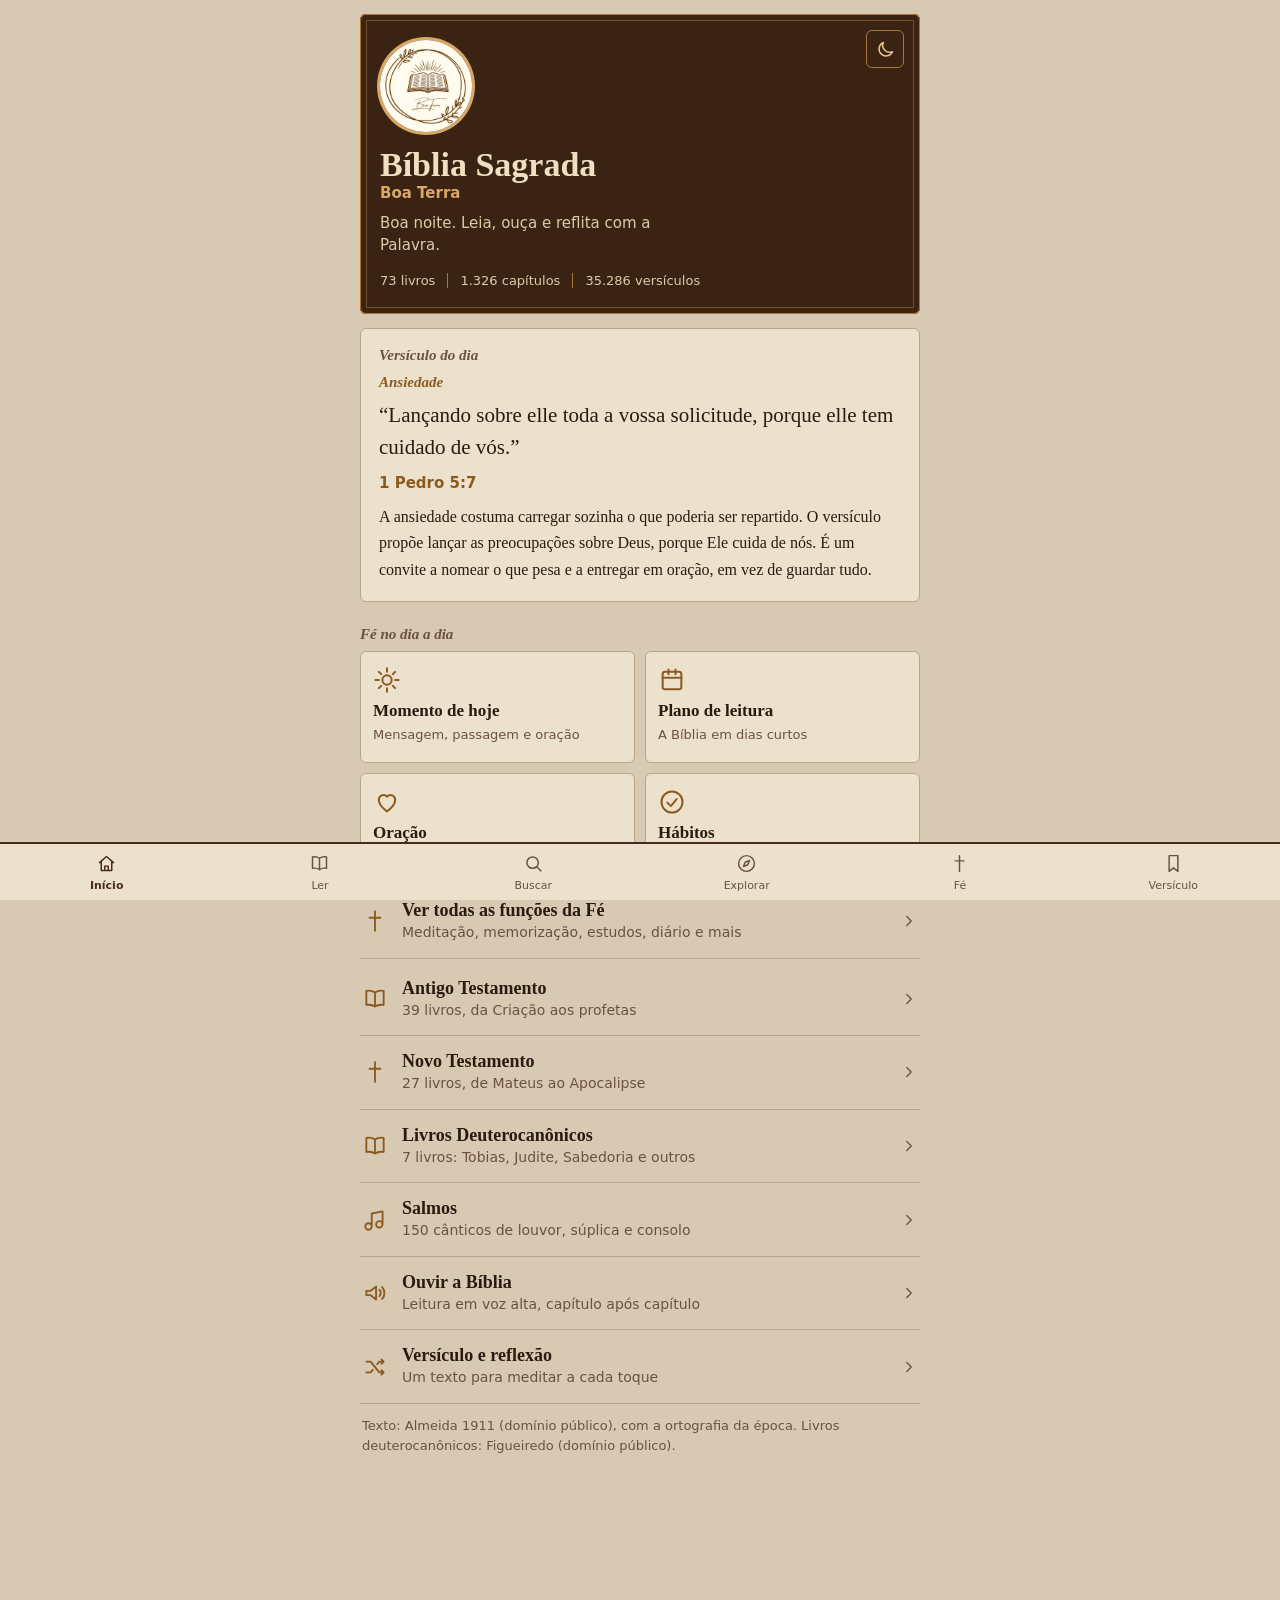
<file: biblia/index.html>
<!doctype html>
<html lang="pt-BR">
<head>
<meta charset="utf-8">
<meta name="viewport" content="width=device-width,initial-scale=1,viewport-fit=cover">
<title>Bíblia Sagrada – Boa Terra</title>
<link rel="manifest" href="/manifest.webmanifest">
<meta name="theme-color" content="#4a2b19">
<meta name="mobile-web-app-capable" content="yes"><meta name="apple-mobile-web-app-capable" content="yes">
<meta name="apple-mobile-web-app-title" content="Bíblia"><link rel="apple-touch-icon" href="/apple-touch-icon.png"><link rel="icon" href="/icon-192.png">
<link rel="stylesheet" href="css/app.css">
<link rel="stylesheet" href="css/instalar.css">
<script src="js/pwa-inicio.js"></script>
</head>
<body>
<main id="app"></main>
<nav>
<button data-a="tab" data-v="home"><i data-i="home"></i>Início</button>
<button data-a="tab" data-v="read"><i data-i="book"></i>Ler</button>
<button data-a="tab" data-v="search"><i data-i="search"></i>Buscar</button>
<button data-a="tab" data-v="explore"><i data-i="explore"></i>Explorar</button>
<button data-a="tab" data-v="fe"><i data-i="fe"></i>Fé</button>
<button data-a="tab" data-v="rand"><i data-i="mark"></i>Versículo</button>
</nav>

<script src="data/livros.js" defer></script>
<script src="data/biblia-almeida.js" defer></script>
<script src="data/versiculos.js" defer></script>
<script src="js/base.js" defer></script>
<script src="js/estado.js" defer></script>
<script src="js/voz.js" defer></script>
<script src="js/telas.js" defer></script>
<script src="js/conteudo.js" defer></script>
<script src="js/busca.js" defer></script>
<script src="js/fe-base.js" defer></script>
<script src="js/fe-planos.js" defer></script>
<script src="js/fe-habitos.js" defer></script>
<script src="js/fe-meditar.js" defer></script>
<script src="js/fe-oracao.js" defer></script>
<script src="js/fe-memorizar.js" defer></script>
<script src="js/fe-quiz.js" defer></script>
<script src="js/fe-infantil.js" defer></script>
<script src="js/fe-acoes.js" defer></script>
<script src="js/principal.js" defer></script>
<script src="js/instalar.js" defer></script>
</body>
</html>
</file>
<file: biblia/css/app.css>
:root{--bg:#d8c9b2;--card:#ece1cd;--ink:#2a1a10;--mut:#6b5240;--ac:#4a2b19;--on:#f3e6cc;--gold:#8c5a1f;--line:#b9a68a;color-scheme:light;box-sizing:border-box;padding-top:env(safe-area-inset-top,0px);padding-bottom:env(safe-area-inset-bottom,0px)}
@media (prefers-color-scheme:dark){:root:not([data-theme="light"]){--bg:#1e140e;--card:#2b1d14;--ink:#eadcc6;--mut:#b49b80;--ac:#c99a5b;--on:#1e140e;--gold:#c99a5b;--line:#4a3526;color-scheme:dark}}
:root[data-theme="dark"]{--bg:#1e140e;--card:#2b1d14;--ink:#eadcc6;--mut:#b49b80;--ac:#c99a5b;--on:#1e140e;--gold:#c99a5b;--line:#4a3526;color-scheme:dark}
html{background:var(--bg);scroll-padding-top:env(safe-area-inset-top,0px)}
body{margin:0;background:var(--bg);color:var(--ink);font-family:system-ui,-apple-system,"Segoe UI",Roboto,sans-serif;-webkit-tap-highlight-color:transparent}
button{font:inherit;cursor:pointer;color:inherit}
main{max-width:560px;margin:0 auto;padding:14px 16px 160px}
.hero{background:linear-gradient(150deg,#26336e,#10173a);color:#f3e6c4;border-radius:20px;padding:26px 20px;position:relative}
.hero h1{margin:0;font:700 34px/1.1 Georgia,"Times New Roman",serif}
.hero p{margin:8px 0 0;font-size:15px;line-height:1.45;color:#d9dcef;max-width:30ch}
.hero .sub{color:#e0b84f;font-weight:600;margin:0 0 6px;font-size:15px}
.theme{position:absolute;top:12px;right:12px;border:0;background:rgba(255,255,255,.14);border-radius:50%;width:40px;height:40px;font-size:18px}
.card{background:var(--card);border:1px solid var(--line);border-radius:16px;padding:18px;margin:14px 0}
.card h2{margin:0 0 10px;font-size:15px;color:var(--mut);font-weight:600}
.verse{font:italic 21px/1.55 Georgia,"Times New Roman",serif;margin:0 0 10px}
.big .verse{font-size:24px}
.ref{color:var(--gold);font-size:15px}
.row{display:flex;gap:10px;margin:14px 0}
.btn{flex:1;min-height:48px;border:0;border-radius:14px;padding:12px;font-size:16px;font-weight:600;background:var(--ac);color:var(--on)}
.btn.alt{background:var(--card);color:var(--ink);border:1px solid var(--line)}
.note{color:var(--mut);font-size:13px;line-height:1.5;margin:10px 2px}
.ttl{font:700 26px/1.2 Georgia,"Times New Roman",serif;margin:14px 0}
.seg{display:flex;background:var(--card);border:1px solid var(--line);border-radius:14px;padding:4px;margin-bottom:14px}
.seg button{flex:1;border:0;background:none;padding:11px 4px;border-radius:10px;font-weight:600;color:var(--mut)}
.seg button.on{background:var(--ac);color:var(--on)}
.item{display:flex;justify-content:space-between;align-items:center;width:100%;min-height:50px;padding:0 16px;margin-bottom:8px;background:var(--card);border:1px solid var(--line);border-radius:12px;font-size:17px;text-align:left}
.item span{color:var(--mut);font-size:13px}
.grid{display:grid;grid-template-columns:repeat(5,1fr);gap:8px}
.grid button{aspect-ratio:1;border:1px solid var(--line);background:var(--card);border-radius:12px;font-size:16px;font-weight:600}
.grid button.has{border-color:var(--gold);color:var(--gold)}
.bar{display:flex;justify-content:space-between;align-items:center;gap:8px}
.tools{display:flex;gap:6px}
.tools button,.ghost{min-height:40px;padding:0 12px;border:1px solid var(--line);background:var(--card);border-radius:10px;font-weight:600}
.v{margin:0 0 10px;padding:6px 8px;border-radius:10px;font:var(--fs,19px)/1.7 Georgia,"Times New Roman",serif}
.v.on{background:color-mix(in srgb,var(--gold) 24%,transparent)}
.v sup{color:var(--gold);font:700 .6em system-ui,sans-serif;margin-right:5px}
.empty p{margin:0;line-height:1.55;color:var(--mut)}
.fab{position:fixed;right:16px;bottom:calc(70px + env(safe-area-inset-bottom,0px));min-height:50px;border:0;border-radius:999px;padding:0 22px;background:var(--ac);color:var(--on);font-weight:700;font-size:16px;box-shadow:0 6px 18px rgba(0,0,0,.28);z-index:6}
nav{position:fixed;left:0;right:0;bottom:0;display:flex;background:var(--card);border-top:1px solid var(--line);padding-bottom:env(safe-area-inset-bottom,0px);z-index:5}
nav button{flex:1;border:0;background:none;padding:9px 0 8px;color:var(--mut);font-size:12px;display:grid;gap:2px;justify-items:center}
nav button i{font-style:normal;font-size:21px}
nav button.on{color:var(--ac);font-weight:700}
.toast{position:fixed;left:50%;bottom:calc(130px + env(safe-area-inset-bottom,0px));transform:translateX(-50%);background:var(--ink);color:var(--bg);padding:10px 16px;border-radius:999px;font-size:14px;z-index:9}
.hero{background:#3b2314;color:#f0dfc0;border-radius:6px;box-shadow:inset 0 0 0 1px #a8743a,inset 0 0 0 6px #3b2314,inset 0 0 0 7px #a8743a88}
.hero p{color:#dccbaa}.hero .sub{color:#d9a866}
.theme{background:none;border:1px solid #a8743a;border-radius:6px;color:#e8c48a;display:grid;place-items:center;top:16px;right:16px;width:38px;height:38px}
.ic{width:21px;height:21px;fill:none;stroke:currentColor;stroke-width:1.7;stroke-linecap:round;stroke-linejoin:round;flex:none}
.cross{display:block;width:30px;height:30px;margin:0 0 14px;color:#d9a866;stroke-width:1.8}
.card,.seg,.item,.grid button,.tools button,.ghost,.toast{border-radius:6px}
.seg button{border-radius:4px}
.card{box-shadow:none}
.card h2{font:italic 600 15px Georgia,"Times New Roman",serif}
.verse{font-style:normal}
.ttl{border-bottom:1px solid var(--line);padding-bottom:10px}
.btn{border-radius:6px;display:flex;align-items:center;justify-content:center;gap:8px}
.fab{border-radius:6px;box-shadow:0 3px 0 rgba(0,0,0,.28);display:flex;align-items:center;gap:8px}
nav{border-top:2px solid var(--ac)}
nav button i{display:grid;height:24px}
.flow{margin:6px 0 0;font:var(--fs,19px)/1.8 Georgia,"Times New Roman",serif;hyphens:auto;overflow-wrap:break-word}
.flow .v{display:block;margin:0 0 6px;padding:6px 8px;font:inherit;border-radius:8px}
.cn{float:left;font:700 3.1em/.82 Georgia,"Times New Roman",serif;color:var(--gold);margin:.1em .14em 0 0}
.pick{display:flex;align-items:center;gap:10px;width:100%;background:none;border:0;border-bottom:1px solid var(--line);padding:10px 0 12px;margin:12px 0 16px;font:700 28px Georgia,"Times New Roman",serif;text-align:left}
.pick b{color:var(--gold)}.pick .ic{margin-left:auto;color:var(--mut)}
.end{margin:30px 0 8px;padding-top:18px;border-top:1px solid var(--line);text-align:center}
.end p{font:italic 15px Georgia,"Times New Roman",serif;color:var(--mut);margin:0 0 14px}
.end .btn{width:100%;min-height:54px;font:600 18px Georgia,"Times New Roman",serif;margin-bottom:10px}
.end .ghost{width:100%}
.shade{position:fixed;inset:0;background:rgba(20,10,4,.55);z-index:20}
.sheet{position:fixed;left:0;right:0;bottom:0;max-width:560px;margin:0 auto;max-height:65vh;overflow:auto;background:var(--card);border-top:2px solid var(--ac);border-radius:10px 10px 0 0;padding:10px 18px calc(18px + env(safe-area-inset-bottom,0px));z-index:21}
.sheet h3{font:700 24px Georgia,"Times New Roman",serif;margin:6px 0 0}
.grab{width:40px;height:4px;border-radius:2px;background:var(--line);margin:0 auto 8px}
.chs{display:flex;flex-wrap:wrap}
.chs button{min-width:52px;height:46px;border:0;background:none;font:20px Georgia,"Times New Roman",serif;color:var(--ink)}
.chs button.cur{color:var(--gold);font-weight:700;text-decoration:underline;text-underline-offset:6px}
.stats{display:flex;margin-top:16px;font-size:13px;color:#dccbaa}
.stats span{padding:0 12px;border-left:1px solid #a8743a}.stats span:first-child{padding-left:0;border:0}
.tema{margin:0 0 8px;color:var(--gold);font:italic 600 15px Georgia,"Times New Roman",serif}
.refl{margin:12px 0 0;font:16px/1.65 Georgia,"Times New Roman",serif}
.card .ref{display:block}
.menu{margin:4px 0 12px}
.mrow{display:flex;align-items:center;gap:14px;width:100%;background:none;border:0;border-bottom:1px solid var(--line);padding:15px 2px;text-align:left}
.mrow>.ic:first-child{color:var(--gold);width:26px;height:26px}
.mrow>.ic:last-child{color:var(--mut);width:18px;height:18px}
.mrow span{flex:1}.mrow b{display:block;font:700 18px Georgia,"Times New Roman",serif}
.mrow small{display:block;margin-top:2px;color:var(--mut);font-size:14px;line-height:1.4}
.sbox{display:flex;align-items:center;gap:10px;background:var(--card);border:1px solid var(--line);border-radius:6px;padding:0 12px;margin:10px 0}
.sbox .ic{color:var(--mut)}
.sbox input{flex:1;min-width:0;border:0;background:none;color:var(--ink);font:18px Georgia,"Times New Roman",serif;padding:14px 0;outline:none}
.hit{display:block;width:100%;text-align:left;background:none;border:0;border-bottom:1px solid var(--line);padding:12px 2px}
.hit b{display:block;color:var(--gold);font:700 15px Georgia,"Times New Roman",serif;margin-bottom:3px}
.hit span{font:16px/1.55 Georgia,"Times New Roman",serif}
mark{background:color-mix(in srgb,var(--gold) 35%,transparent);color:inherit;border-radius:2px}
.v.hl{background:color-mix(in srgb,var(--gold) 24%,transparent)}
.bks{display:flex;flex-wrap:wrap;gap:6px;padding:4px 2px 14px}
.bks button{border:1px solid var(--line);background:var(--card);border-radius:6px;padding:9px 12px;font:16px Georgia,"Times New Roman",serif}
.sub2{font:700 20px Georgia,"Times New Roman",serif;margin:26px 0 10px}
.fato{display:block;width:100%;text-align:left;background:none;border:0;border-left:3px solid var(--gold);padding:4px 12px;margin:0 0 14px}
.fato b{display:block;font:700 17px Georgia,"Times New Roman",serif}
.fato small{display:block;margin-top:2px;color:var(--mut);font-size:14px;line-height:1.45}
nav button{font-size:11.5px}
.filt{display:flex;gap:10px;margin:0 0 10px}
.filt label{flex:1;min-width:0;font-size:12px;color:var(--mut)}
.filt select{display:block;width:100%;margin-top:3px;padding:10px 8px;background:var(--card);color:var(--ink);border:1px solid var(--line);border-radius:6px;font:15px Georgia,"Times New Roman",serif}
.chips{display:flex;flex-wrap:wrap;gap:6px;margin:6px 0 14px}
.chips button{border:1px solid var(--line);background:var(--card);border-radius:6px;padding:7px 11px;font:15px Georgia,"Times New Roman",serif}
.chips i{font-style:normal;color:var(--gold);margin-left:6px;font-weight:700}
.lbl{margin:14px 0 2px;font:italic 600 14px Georgia,"Times New Roman",serif;color:var(--mut)}
.jump{display:flex;align-items:center;gap:12px;width:100%;background:var(--ac);color:var(--on);border:0;border-radius:6px;padding:14px;margin:4px 0 10px;text-align:left}
.jump span{flex:1;font:16px Georgia,"Times New Roman",serif}.jump .ic{width:20px;height:20px}
.tl{margin:16px 0 0 7px;border-left:2px solid var(--gold)}
.tl button{display:block;position:relative;width:100%;text-align:left;background:none;border:0;padding:0 0 22px 20px}
.tl button::before{content:"";position:absolute;left:-8px;top:5px;width:10px;height:10px;border-radius:50%;background:var(--bg);border:2px solid var(--gold)}
.tl b{display:block;font:700 18px Georgia,"Times New Roman",serif}
.tl small{display:block;margin-top:2px;color:var(--mut);font-size:14px;line-height:1.45}
.rf{display:block;margin-top:4px;font:italic 14px Georgia,"Times New Roman",serif;color:var(--gold)}

.chips button.on{background:var(--ac);color:var(--on);border-color:var(--ac)}
.bks i{font-style:normal;color:var(--gold);font-size:12px;margin-left:6px}
.dia{border-left:3px solid var(--gold)}
.dia .verse{font-size:22px;margin:0 0 4px}
.dia p.note{margin:0 0 12px}
.dia .btn{width:100%}
.exh{display:flex;gap:6px;overflow-x:auto;margin:0 0 6px;padding-bottom:2px}
.exh .chips{margin:0}
.lnk{border:0;background:none;color:var(--gold);font:inherit;text-decoration:underline;margin-left:8px;padding:0}
.qx{border:0;background:none;color:var(--mut);font:26px/1 Georgia,serif;padding:6px 4px}
.exh .chips{flex-wrap:nowrap}.exh .chips button{white-space:nowrap}
.seg.sm{margin:0 0 8px}.seg.sm button{padding:8px 4px;font-size:14px}
.hit .cp{float:right;color:var(--mut);font:italic 13px Georgia,"Times New Roman",serif;text-decoration:underline;padding:2px 4px}
textarea.ta,input.ta{width:100%;min-height:120px;border:1px solid var(--line);border-radius:12px;padding:12px;font:16px/1.5 Georgia,serif;background:var(--card);color:inherit;box-sizing:border-box;margin:6px 0}
.qr svg{width:170px;height:170px;background:#fff;padding:6px;border-radius:12px}
nav button{font-size:11px}
.tiles{display:grid;grid-template-columns:1fr 1fr;gap:10px}
.tiles .tile:last-child:nth-child(odd){grid-column:1/-1}
.tile{display:flex;flex-direction:column;align-items:flex-start;gap:5px;text-align:left;background:var(--card);border:1px solid var(--line);border-radius:6px;padding:14px 12px;min-height:112px}
.tile .ic{width:28px;height:28px;color:var(--gold);margin-bottom:2px}
.tile b{font:700 17px/1.2 Georgia,"Times New Roman",serif}
.tile small{color:var(--mut);font-size:13px;line-height:1.4}
.fgrp{margin:24px 0 8px;font:italic 600 15px Georgia,"Times New Roman",serif;color:var(--mut)}
.fhero{background:#3b2314;color:#f0dfc0;border-radius:6px;padding:20px 18px 16px;margin:6px 0 4px;box-shadow:inset 0 0 0 1px #a8743a,inset 0 0 0 6px #3b2314,inset 0 0 0 7px #a8743a88}
.fhero .k{margin:0 0 10px;color:#d9a866;font:italic 600 15px Georgia,"Times New Roman",serif}
.fhero .v2{margin:0 0 8px;font:20px/1.55 Georgia,"Times New Roman",serif}
.fhero .r{color:#d9a866;font-size:15px}
.fhero .s{margin:8px 0 0;font-size:13px;color:#dccbaa}
.fhero .row{margin:14px 0 0}
.fhero .btn{background:#d9a866;color:#2a1a10}
.fhero .btn.alt{background:none;color:#f0dfc0;border:1px solid #a8743a}
.tools button,.bar .ghost{display:inline-flex;align-items:center;gap:6px}
.tools .ic,.bar .ghost .ic{width:18px;height:18px}
.vrow{display:flex;align-items:center;gap:12px;width:100%;text-align:left;background:none;border:0;border-bottom:1px solid var(--line);padding:12px 2px}
.vrow span{flex:1}.vrow b{display:block;font:700 17px Georgia,"Times New Roman",serif}
.vrow small{display:block;margin-top:2px;color:var(--mut);font-size:13px}
.vrow .ic{width:20px;height:20px;color:var(--mut)}
.vrow.on b,.vrow.on .ic{color:var(--gold)}
.pt{font:700 19px/1.35 Georgia,"Times New Roman",serif;margin:0 0 6px}
.ptxt{font:20px/1.75 Georgia,"Times New Roman",serif;margin:0 0 8px}
.pbar{height:6px;background:var(--line);border-radius:3px;overflow:hidden;margin:8px 0 10px}
.pbar i{display:block;height:100%;background:var(--gold)}
.clock{font:700 56px/1 Georgia,"Times New Roman",serif;text-align:center;margin:12px 0 8px;color:var(--gold)}
.hrow{display:flex;align-items:center;gap:12px;padding:10px 0;border-bottom:1px solid var(--line)}
.card .hrow:last-child{border:0}
.hrow span{flex:1;font:17px/1.4 Georgia,"Times New Roman",serif}
.hrow span b{display:block}
.hrow i{display:block;font:italic 14px Georgia,"Times New Roman",serif;color:var(--gold)}
.hk{width:34px;height:34px;border-radius:6px;border:2px solid var(--gold);background:none;display:grid;place-items:center;color:var(--on);flex:none;padding:0}
.hk.on{background:var(--ac);border-color:var(--ac)}
.hk .ic{width:20px;height:20px}
.week{display:flex;justify-content:space-between;margin:8px 0 10px}
.week span{width:38px;height:38px;border-radius:50%;border:1px solid var(--line);display:grid;place-items:center;font:600 14px Georgia,serif;color:var(--mut)}
.week span.on{background:var(--ac);color:var(--on);border-color:var(--ac)}
.week span.td{outline:2px solid var(--gold);outline-offset:2px}
.stat3{display:grid;grid-template-columns:repeat(3,1fr);gap:8px;margin:10px 0 0}
.stat3 button{background:var(--card);border:1px solid var(--line);border-radius:6px;padding:12px 6px;text-align:center}
.stat3 b{display:block;font:700 22px Georgia,serif;color:var(--gold)}
.stat3 small{display:block;font-size:12px;color:var(--mut);margin-top:2px}
.bl{border-bottom:2px solid var(--gold);cursor:pointer;letter-spacing:1px}
.bwrap{position:relative;display:grid;place-items:center;height:250px}
.bcirc{width:130px;height:130px;border-radius:50%;background:color-mix(in srgb,var(--gold) 28%,transparent);border:2px solid var(--gold);animation:br 14s ease-in-out infinite}
.blab{position:absolute;font:700 20px Georgia,serif}
@keyframes br{0%{transform:scale(.8)}28.5%{transform:scale(1.55)}57.1%{transform:scale(1.55)}100%{transform:scale(.8)}}
.bcirc{animation:none;transform:scale(.8)}
.count{display:block;margin:10px auto;width:150px;height:150px;border-radius:50%;border:3px solid var(--gold);background:color-mix(in srgb,var(--gold) 14%,transparent);font:700 52px Georgia,serif;color:var(--ink)}
.count:active{background:color-mix(in srgb,var(--gold) 35%,transparent)}
.wok{color:#2e7d32}.wmiss{color:#c62828;text-decoration:underline}
.sw{width:40px;height:40px;border-radius:50%;border:2px solid var(--line);padding:0;flex:none}
.sw.on{outline:3px solid var(--ac);outline-offset:2px}
.cp{display:block;width:100%;height:auto;touch-action:manipulation}
.cp .rg{fill:#fff;stroke:#3b2314;stroke-width:2.5;stroke-linejoin:round;cursor:pointer}
.cp .st{fill:#3b2314;pointer-events:none}
.cp .ln{fill:none;stroke:#3b2314;stroke-width:3;stroke-linecap:round;pointer-events:none}
</file>
<file: biblia/css/instalar.css>
.ib{position:fixed;left:0;right:0;top:0;z-index:99999;padding:max(12px,env(safe-area-inset-top,0px)) max(16px,env(safe-area-inset-right,0px)) 0 max(16px,env(safe-area-inset-left,0px));display:flex;justify-content:center;pointer-events:none}
.ib>div{pointer-events:auto;width:100%;max-width:520px;background:#3b2314;color:#f0dfc0;border:2px solid #d9a866;border-radius:16px;padding:14px;box-shadow:0 10px 30px rgba(0,0,0,.4);font-family:Georgia,serif}
.ib .r{display:flex;gap:12px;align-items:center}.ib img{width:56px;height:56px;border-radius:12px;flex:none}
.ib b{display:block;font-size:19px}.ib p{margin:4px 0 0;font-size:15px;line-height:1.35;color:#e6d3b0}
.ib .a{display:flex;gap:10px;margin-top:12px}.ib button{flex:1;min-height:50px;border-radius:12px;border:0;font:700 17px Georgia,serif;cursor:pointer}
.ib .y{background:#d9a866;color:#2a1a10}.ib .n{background:transparent;color:#f0dfc0;border:1px solid #a8743a}
</file>
